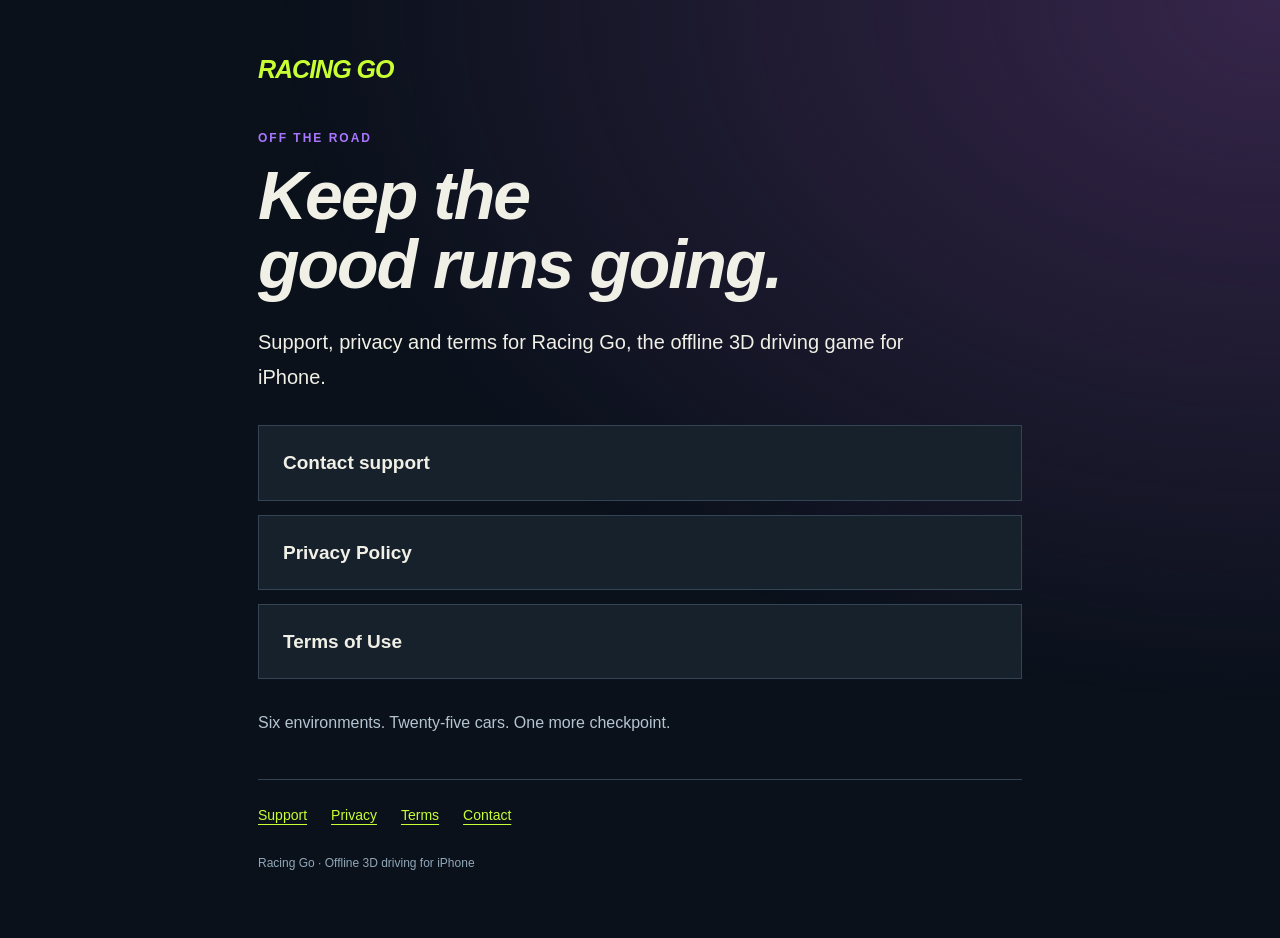
<file: index.html>
<!doctype html>
<html lang="en"><head><meta charset="utf-8"><meta name="viewport" content="width=device-width,initial-scale=1"><meta name="color-scheme" content="dark"><meta name="description" content="Support & information for Racing Go, the offline iPhone driving game."><title>Support & information — Racing Go</title><link rel="stylesheet" href="style.css"></head><body><main><a class="brand" href="index.html">RACING GO</a><p class="kicker">OFF THE ROAD</p><h1>Keep the<br>good runs going.</h1><p class="lead">Support, privacy and terms for Racing Go, the offline 3D driving game for iPhone.</p><div class="cards"><a class="card" href="contact.html">Contact support</a><a class="card" href="privacy.html">Privacy Policy</a><a class="card" href="terms.html">Terms of Use</a></div><p>Six environments. Twenty-five cars. One more checkpoint.</p><nav aria-label="Support pages"><a href="index.html" aria-current="page">Support</a><a href="privacy.html">Privacy</a><a href="terms.html">Terms</a><a href="contact.html">Contact</a></nav><footer>Racing Go · Offline 3D driving for iPhone</footer></main></body></html>
</file>
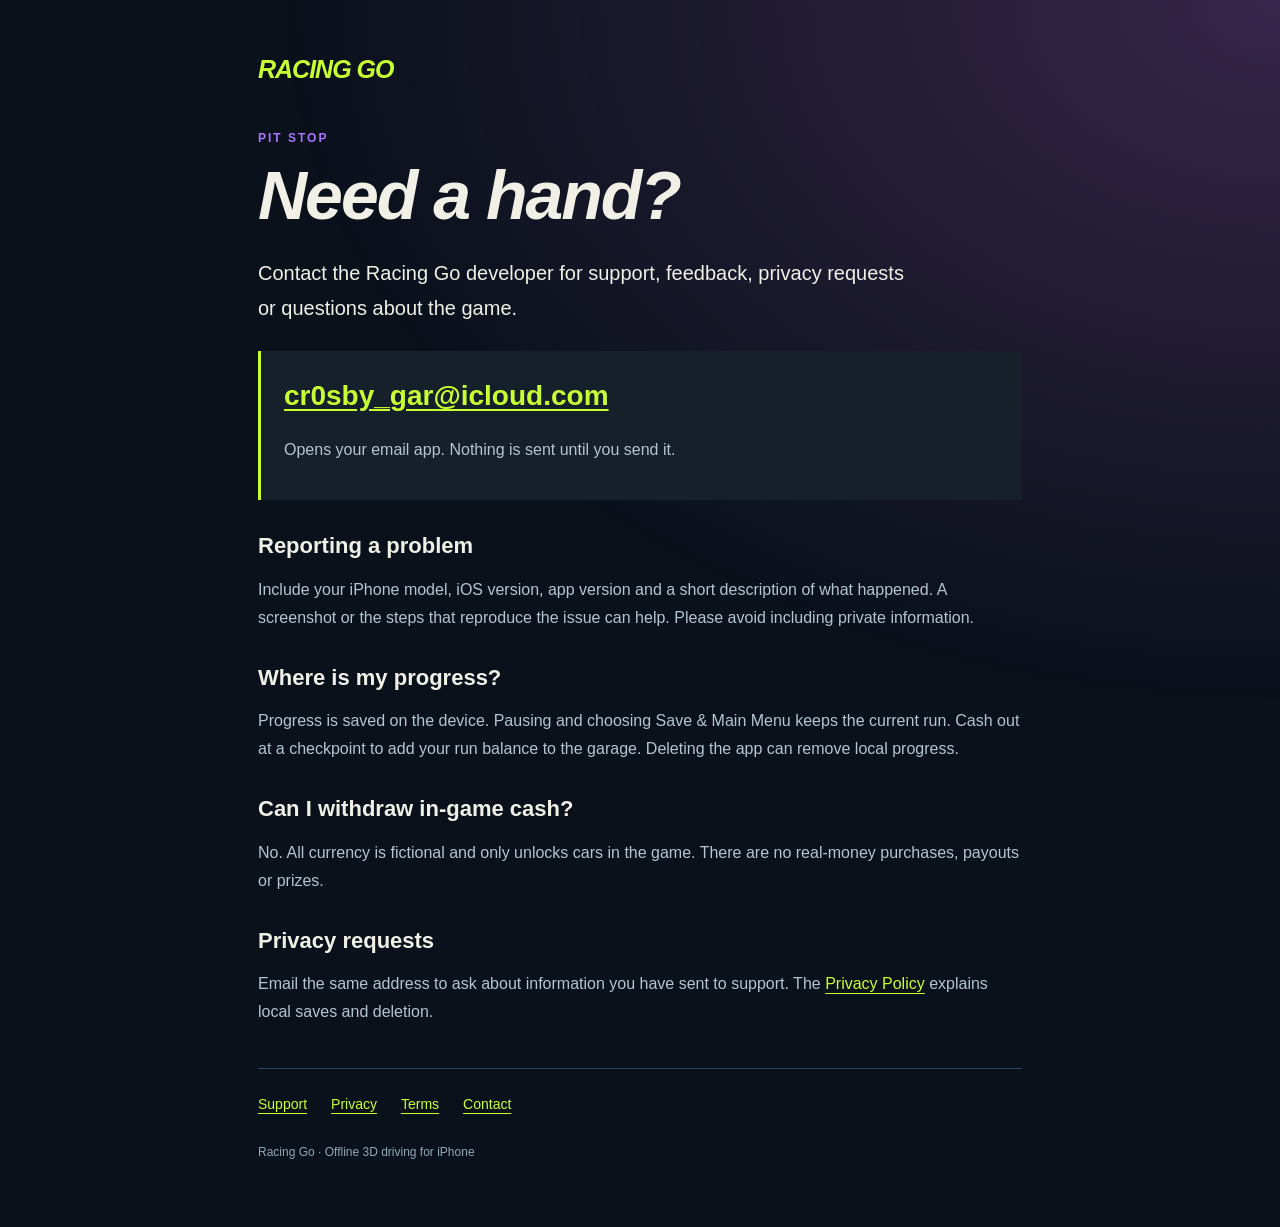
<file: contact.html>
<!doctype html>
<html lang="en"><head><meta charset="utf-8"><meta name="viewport" content="width=device-width,initial-scale=1"><meta name="color-scheme" content="dark"><meta name="description" content="Contact for Racing Go, the offline iPhone driving game."><title>Contact — Racing Go</title><link rel="stylesheet" href="style.css"></head><body><main><a class="brand" href="index.html">RACING GO</a><p class="kicker">PIT STOP</p><h1>Need a hand?</h1><p class="lead">Contact the Racing Go developer for support, feedback, privacy requests or questions about the game.</p><div class="note"><a class="email" href="mailto:cr0sby_gar@icloud.com?subject=Racing%20Go%20Support">cr0sby_gar@icloud.com</a><p>Opens your email app. Nothing is sent until you send it.</p></div><h2>Reporting a problem</h2><p>Include your iPhone model, iOS version, app version and a short description of what happened. A screenshot or the steps that reproduce the issue can help. Please avoid including private information.</p><h2>Where is my progress?</h2><p>Progress is saved on the device. Pausing and choosing Save &amp; Main Menu keeps the current run. Cash out at a checkpoint to add your run balance to the garage. Deleting the app can remove local progress.</p><h2>Can I withdraw in-game cash?</h2><p>No. All currency is fictional and only unlocks cars in the game. There are no real-money purchases, payouts or prizes.</p><h2>Privacy requests</h2><p>Email the same address to ask about information you have sent to support. The <a href="privacy.html">Privacy Policy</a> explains local saves and deletion.</p><nav aria-label="Support pages"><a href="index.html">Support</a><a href="privacy.html">Privacy</a><a href="terms.html">Terms</a><a href="contact.html" aria-current="page">Contact</a></nav><footer>Racing Go · Offline 3D driving for iPhone</footer></main></body></html>
</file>
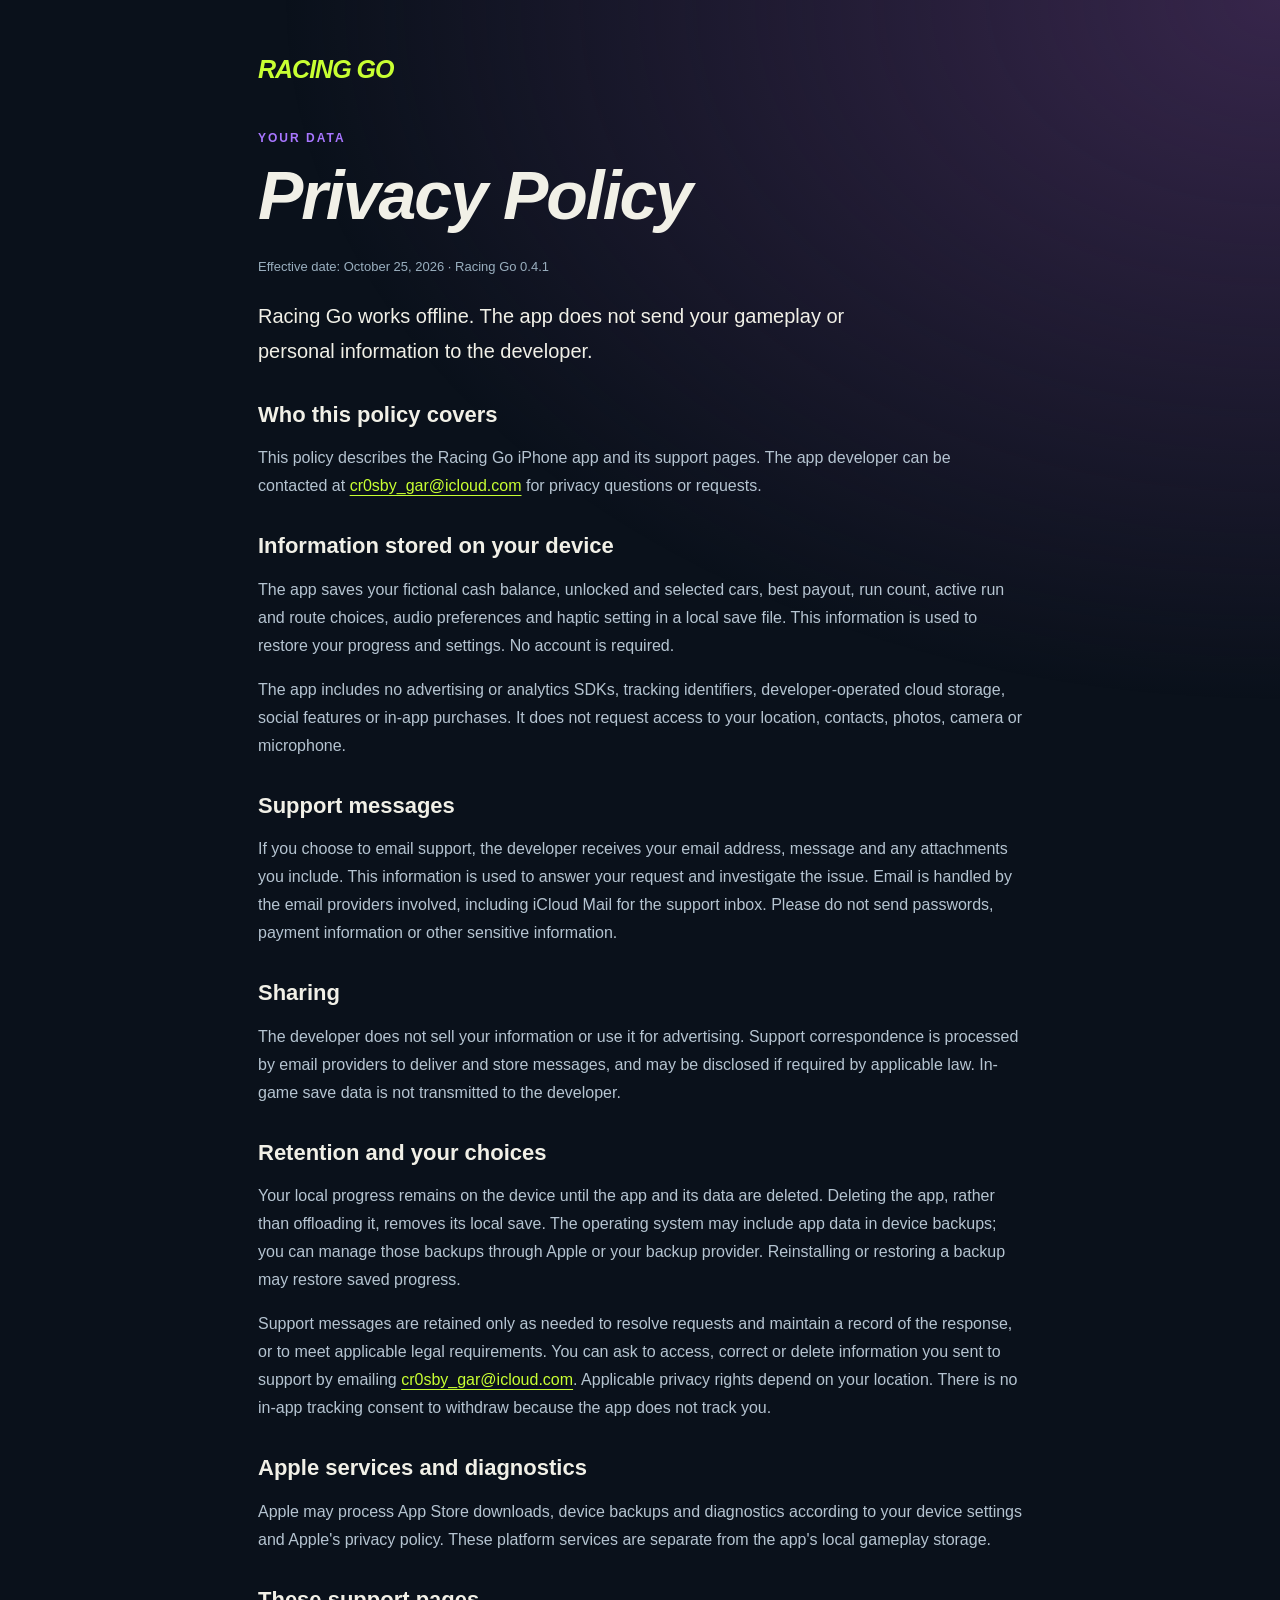
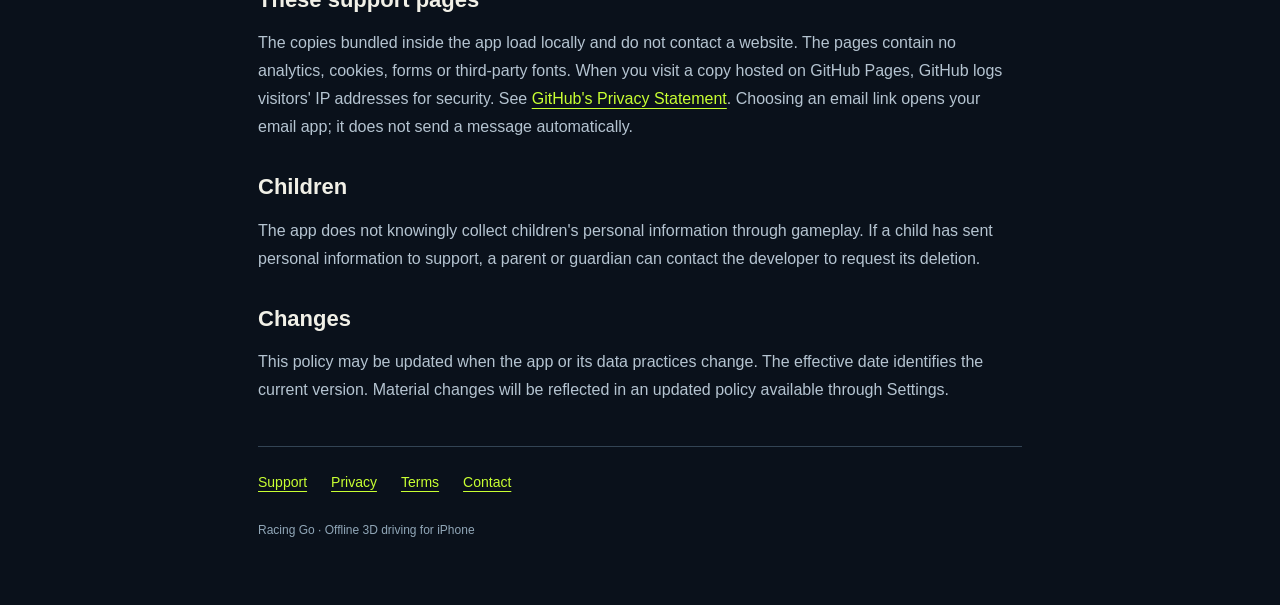
<file: privacy.html>
<!doctype html>
<html lang="en"><head><meta charset="utf-8"><meta name="viewport" content="width=device-width,initial-scale=1"><meta name="color-scheme" content="dark"><meta name="description" content="Privacy Policy for Racing Go, the offline iPhone driving game."><title>Privacy Policy — Racing Go</title><link rel="stylesheet" href="style.css"></head><body><main><a class="brand" href="index.html">RACING GO</a><p class="kicker">YOUR DATA</p><h1>Privacy Policy</h1><p class="date">Effective date: October 25, 2026 · Racing Go 0.4.1</p><p class="lead">Racing Go works offline. The app does not send your gameplay or personal information to the developer.</p><h2>Who this policy covers</h2><p>This policy describes the Racing Go iPhone app and its support pages. The app developer can be contacted at <a href="mailto:cr0sby_gar@icloud.com">cr0sby_gar@icloud.com</a> for privacy questions or requests.</p><h2>Information stored on your device</h2><p>The app saves your fictional cash balance, unlocked and selected cars, best payout, run count, active run and route choices, audio preferences and haptic setting in a local save file. This information is used to restore your progress and settings. No account is required.</p><p>The app includes no advertising or analytics SDKs, tracking identifiers, developer-operated cloud storage, social features or in-app purchases. It does not request access to your location, contacts, photos, camera or microphone.</p><h2>Support messages</h2><p>If you choose to email support, the developer receives your email address, message and any attachments you include. This information is used to answer your request and investigate the issue. Email is handled by the email providers involved, including iCloud Mail for the support inbox. Please do not send passwords, payment information or other sensitive information.</p><h2>Sharing</h2><p>The developer does not sell your information or use it for advertising. Support correspondence is processed by email providers to deliver and store messages, and may be disclosed if required by applicable law. In-game save data is not transmitted to the developer.</p><h2>Retention and your choices</h2><p>Your local progress remains on the device until the app and its data are deleted. Deleting the app, rather than offloading it, removes its local save. The operating system may include app data in device backups; you can manage those backups through Apple or your backup provider. Reinstalling or restoring a backup may restore saved progress.</p><p>Support messages are retained only as needed to resolve requests and maintain a record of the response, or to meet applicable legal requirements. You can ask to access, correct or delete information you sent to support by emailing <a href="mailto:cr0sby_gar@icloud.com">cr0sby_gar@icloud.com</a>. Applicable privacy rights depend on your location. There is no in-app tracking consent to withdraw because the app does not track you.</p><h2>Apple services and diagnostics</h2><p>Apple may process App Store downloads, device backups and diagnostics according to your device settings and Apple's privacy policy. These platform services are separate from the app's local gameplay storage.</p><h2>These support pages</h2><p>The copies bundled inside the app load locally and do not contact a website. The pages contain no analytics, cookies, forms or third-party fonts. When you visit a copy hosted on GitHub Pages, GitHub logs visitors' IP addresses for security. See <a href="https://docs.github.com/en/site-policy/privacy-policies/github-general-privacy-statement">GitHub's Privacy Statement</a>. Choosing an email link opens your email app; it does not send a message automatically.</p><h2>Children</h2><p>The app does not knowingly collect children's personal information through gameplay. If a child has sent personal information to support, a parent or guardian can contact the developer to request its deletion.</p><h2>Changes</h2><p>This policy may be updated when the app or its data practices change. The effective date identifies the current version. Material changes will be reflected in an updated policy available through Settings.</p><nav aria-label="Support pages"><a href="index.html">Support</a><a href="privacy.html" aria-current="page">Privacy</a><a href="terms.html">Terms</a><a href="contact.html">Contact</a></nav><footer>Racing Go · Offline 3D driving for iPhone</footer></main></body></html>
</file>
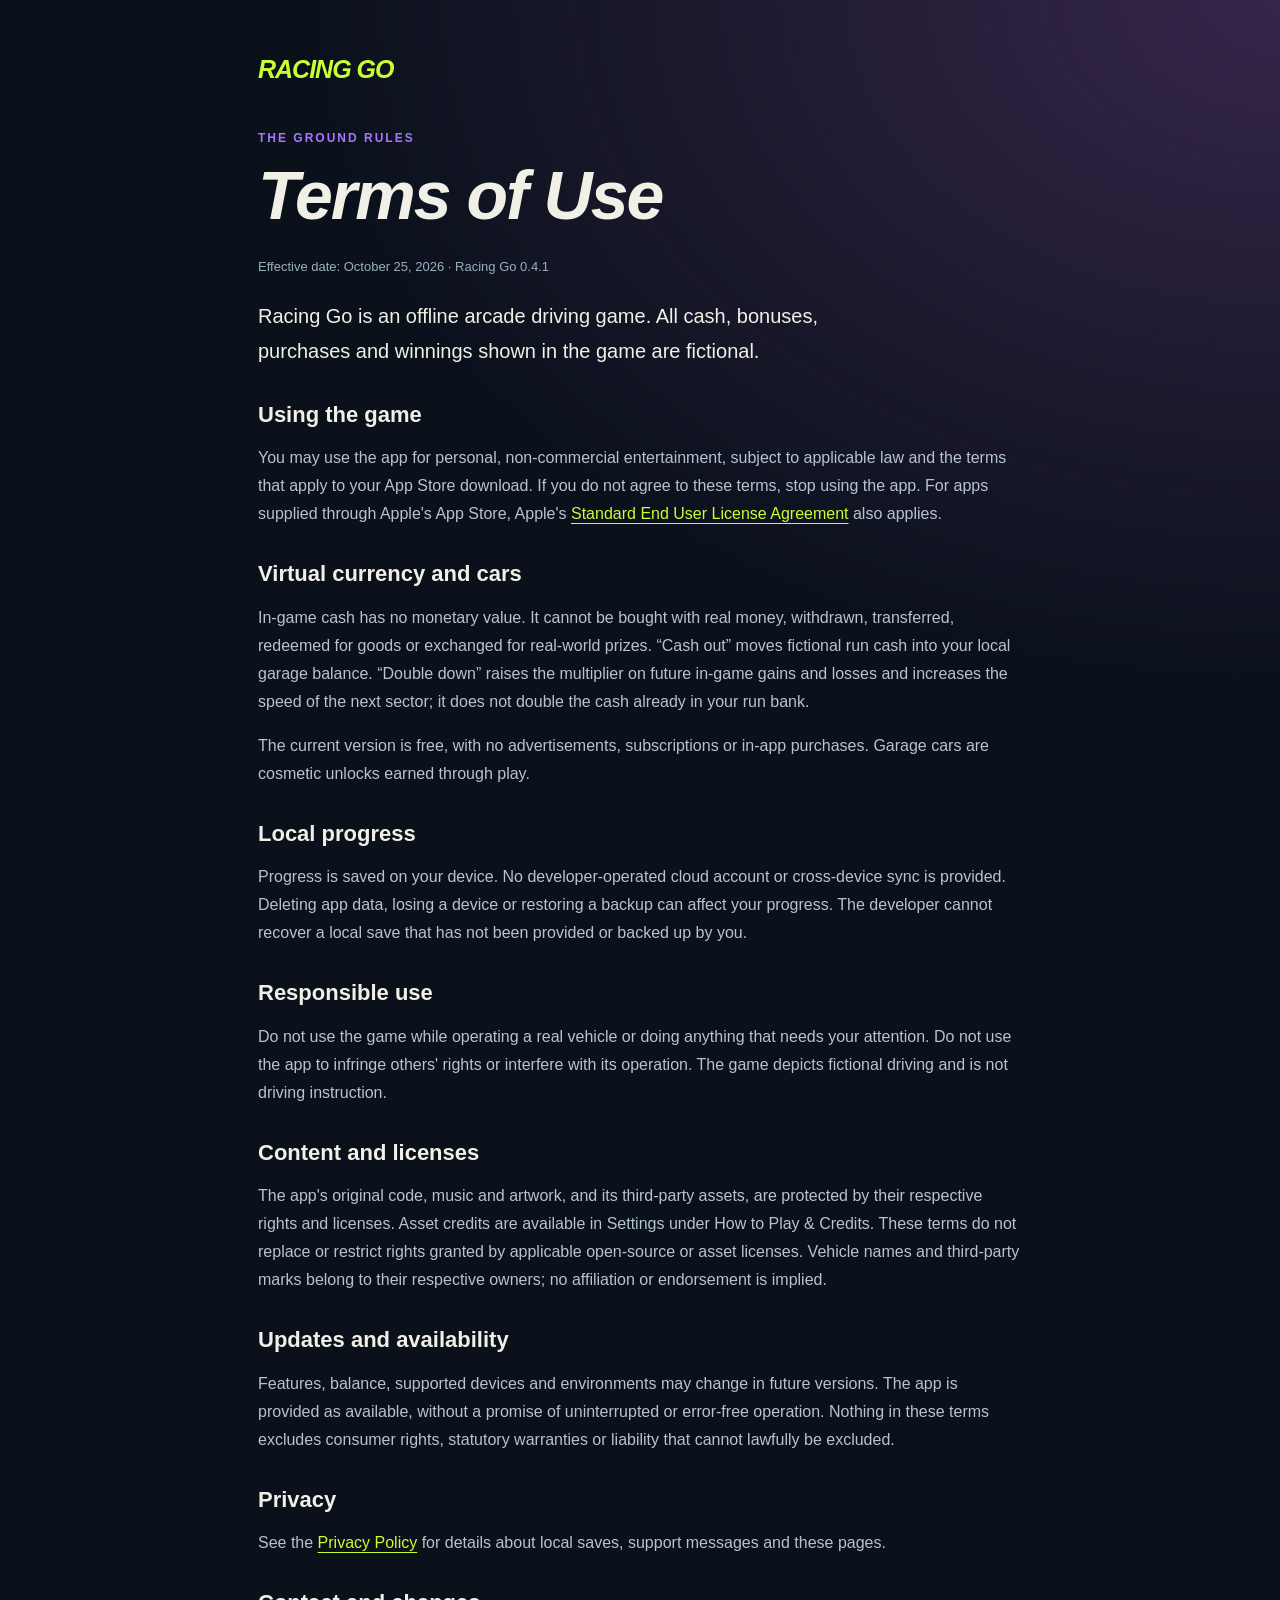
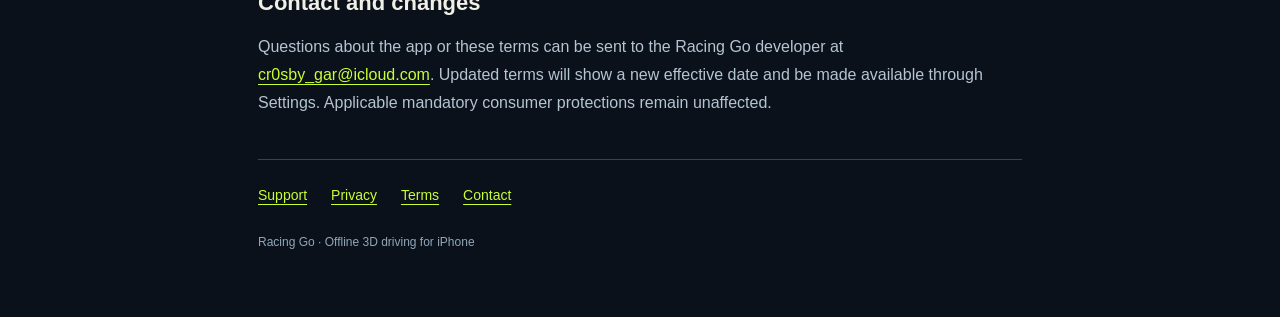
<file: terms.html>
<!doctype html>
<html lang="en"><head><meta charset="utf-8"><meta name="viewport" content="width=device-width,initial-scale=1"><meta name="color-scheme" content="dark"><meta name="description" content="Terms of Use for Racing Go, the offline iPhone driving game."><title>Terms of Use — Racing Go</title><link rel="stylesheet" href="style.css"></head><body><main><a class="brand" href="index.html">RACING GO</a><p class="kicker">THE GROUND RULES</p><h1>Terms of Use</h1><p class="date">Effective date: October 25, 2026 · Racing Go 0.4.1</p><p class="lead">Racing Go is an offline arcade driving game. All cash, bonuses, purchases and winnings shown in the game are fictional.</p><h2>Using the game</h2><p>You may use the app for personal, non-commercial entertainment, subject to applicable law and the terms that apply to your App Store download. If you do not agree to these terms, stop using the app. For apps supplied through Apple's App Store, Apple's <a href="https://www.apple.com/legal/internet-services/itunes/dev/stdeula/">Standard End User License Agreement</a> also applies.</p><h2>Virtual currency and cars</h2><p>In-game cash has no monetary value. It cannot be bought with real money, withdrawn, transferred, redeemed for goods or exchanged for real-world prizes. “Cash out” moves fictional run cash into your local garage balance. “Double down” raises the multiplier on future in-game gains and losses and increases the speed of the next sector; it does not double the cash already in your run bank.</p><p>The current version is free, with no advertisements, subscriptions or in-app purchases. Garage cars are cosmetic unlocks earned through play.</p><h2>Local progress</h2><p>Progress is saved on your device. No developer-operated cloud account or cross-device sync is provided. Deleting app data, losing a device or restoring a backup can affect your progress. The developer cannot recover a local save that has not been provided or backed up by you.</p><h2>Responsible use</h2><p>Do not use the game while operating a real vehicle or doing anything that needs your attention. Do not use the app to infringe others' rights or interfere with its operation. The game depicts fictional driving and is not driving instruction.</p><h2>Content and licenses</h2><p>The app's original code, music and artwork, and its third-party assets, are protected by their respective rights and licenses. Asset credits are available in Settings under How to Play &amp; Credits. These terms do not replace or restrict rights granted by applicable open-source or asset licenses. Vehicle names and third-party marks belong to their respective owners; no affiliation or endorsement is implied.</p><h2>Updates and availability</h2><p>Features, balance, supported devices and environments may change in future versions. The app is provided as available, without a promise of uninterrupted or error-free operation. Nothing in these terms excludes consumer rights, statutory warranties or liability that cannot lawfully be excluded.</p><h2>Privacy</h2><p>See the <a href="privacy.html">Privacy Policy</a> for details about local saves, support messages and these pages.</p><h2>Contact and changes</h2><p>Questions about the app or these terms can be sent to the Racing Go developer at <a href="mailto:cr0sby_gar@icloud.com">cr0sby_gar@icloud.com</a>. Updated terms will show a new effective date and be made available through Settings. Applicable mandatory consumer protections remain unaffected.</p><nav aria-label="Support pages"><a href="index.html">Support</a><a href="privacy.html">Privacy</a><a href="terms.html" aria-current="page">Terms</a><a href="contact.html">Contact</a></nav><footer>Racing Go · Offline 3D driving for iPhone</footer></main></body></html>
</file>
<file: style.css>
@charset "UTF-8";
:root{color-scheme:dark;--bg:#0a111b;--paper:#f1f0e7;--muted:#b5c4d1;--lime:#c8ff32;--purple:#a876ff}*{box-sizing:border-box}body{margin:0;background:var(--bg);color:var(--paper);font:16px/1.75 -apple-system,BlinkMacSystemFont,"Segoe UI",sans-serif}body:before{content:"";position:fixed;inset:0;z-index:-1;background:radial-gradient(ellipse at 100% 0, #37264b 0,transparent 55%)}main{max-width:820px;margin:auto;padding:48px 28px 64px}.brand{display:inline-block;color:var(--lime);font-weight:900;font-style:italic;letter-spacing:-1px;font-size:25px;text-decoration:none}.kicker{color:var(--purple);font-size:12px;font-weight:800;letter-spacing:2px;text-transform:uppercase;margin:36px 0 10px}h1{font-size:clamp(38px,7vw,68px);line-height:1.02;letter-spacing:-2px;margin:12px 0 26px;font-weight:900;font-style:italic}h2{font-size:22px;line-height:1.25;margin:32px 0 12px}p,li{color:var(--muted)}a{color:var(--lime);text-underline-offset:4px;overflow-wrap:anywhere}a:focus-visible{outline:2px solid var(--lime);outline-offset:5px}.lead{font-size:20px;color:var(--paper);max-width:650px}.note{padding:20px 23px;border-left:3px solid var(--lime);background:#16202b;margin:25px 0}.cards{display:grid;gap:14px;margin:30px 0}.card{display:block;padding:20px 24px;background:#17212c;border:1px solid #334454;text-decoration:none;color:var(--paper);font-size:19px;font-weight:800;transition:transform .18s,border-color .18s}.card:hover{transform:translateX(4px);border-color:var(--lime)}small,.date{font-size:13px;color:#9aafbf}nav{display:flex;gap:24px;flex-wrap:wrap;border-top:1px solid #334454;margin-top:42px;padding-top:23px;font-size:14px}ul{padding-left:22px}footer{margin-top:25px;color:#91a7b8;font-size:12px}.email{font-size:clamp(18px,4vw,28px);font-weight:700}@media(max-width:520px){main{padding:26px 24px 48px}.kicker{margin-top:25px}h1{letter-spacing:-1px}.lead{font-size:18px}}@media(prefers-reduced-motion:reduce){.card{transition:none}}
</file>
